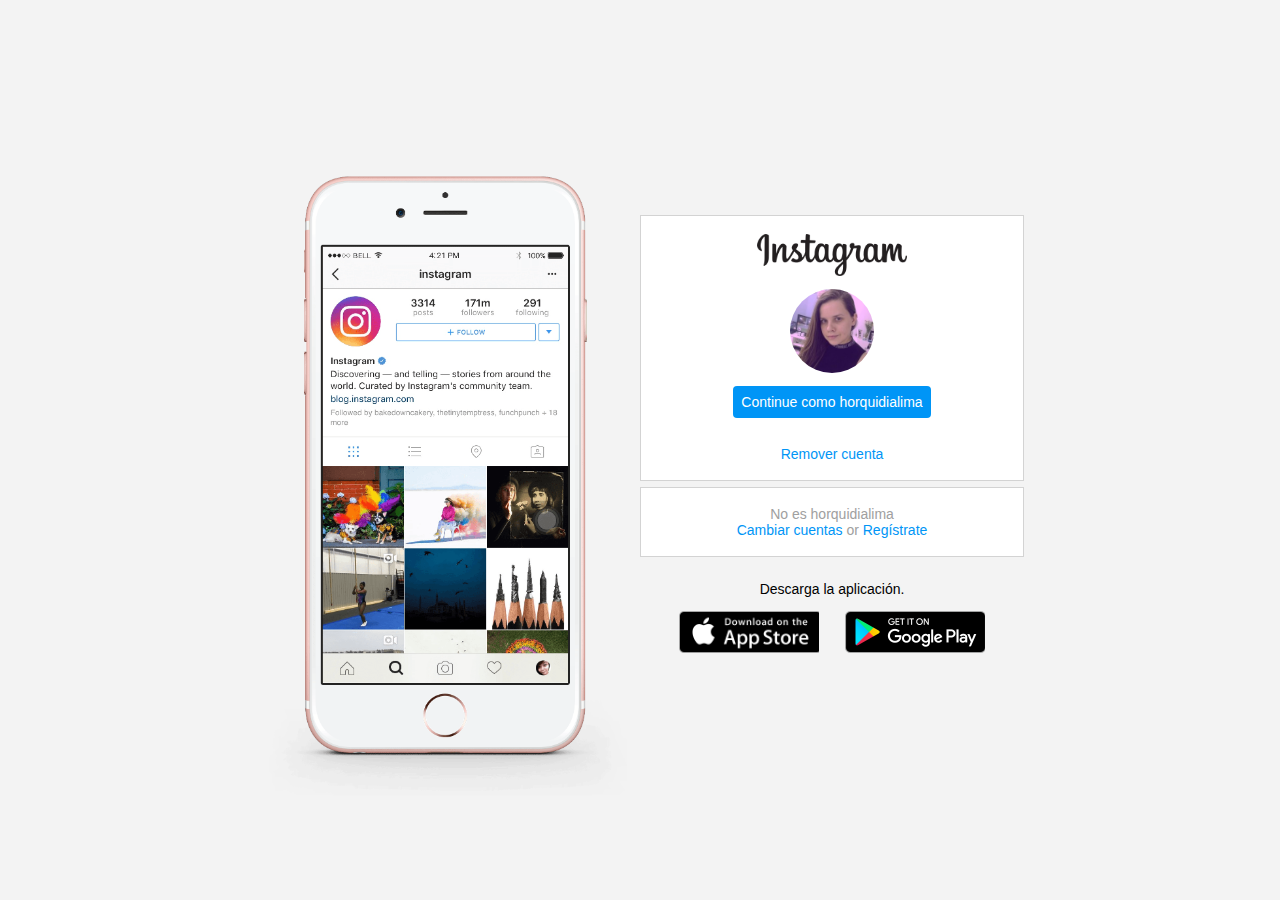
<file: Flexbox/index.html>
<!DOCTYPE html>
<html lang="en">
<head>
    <meta charset="UTF-8">
    <meta http-equiv="X-UA-Compatible" content="IE=edge">
    <meta name="viewport" content="width=device-width, initial-scale=1.0">
    <link rel="stylesheet" href="./style.css">
    <title>Inicial Page Instagram</title>
</head>
<body>
   <div class="instagram-wrapper">
        <div class="instagram-phone">
            <img src="./img/instagram-celular.png" alt="celular">
        </div>
        <div class="instagram-continue">
            <div class="group">
                <img class="instagram-logo" src="./img/instagram-logo.png" alt="instagram logo">
                <div class="profile-photo">
                    <img src="./img/perfil-instagram.jpg" alt="avatar perfil">
                </div>
                <a href="#" class="instagram-login">Continue como horquidialima</a>
                <a href="#" class="instagram-logout">Remover cuenta</a>
            </div>

            <div class="group">
                <p class="not-account">No es horquidialima</p>
                <p class="not-account">
                    <span class="link-blue">Cambiar cuentas</span>
                    or
                    <span class="link-blue">Regístrate</span>
                </p>
            </div>

            <div class="get-the-app">
                <p class="get-app">Descarga la aplicación.</p>
                <div class="download">
                    <a href="#" class="app-download"></a>
                    <a href="#" class="app-download"></a>
                </div>
            </div>
        </div>
   </div>

</body>
</html>
</file>
<file: Flexbox/style.css>
* {
    padding: 0;
    margin: 0;
    box-sizing: border-box;
    text-decoration: none;
    font-family: sans-serif;
    font-size: 14px;
}

body {
    width: 100%;
    min-height: 100vh;
    background-color: rgb(243,243,243);
    margin: 0;
    padding: 0;

    display: flex;
    justify-content: center;
}

.instagram-wrapper {
    display: flex;
    align-items: center;
    justify-content: start;
    width: 60%;
    height: 100vh;
}

.instagram-phone {
    display: flex;
    align-items: center;
    justify-content: center;
    width: 50%;
}

.instagram-phone img {
    height: 50rem;
}

.instagram-continue {
    display: flex;
    align-items: center;
    justify-content: space-around;
    flex-direction: column;
    width: 50%;
    min-height: 34rem;
}

.group {
    display: flex;
    justify-content: space-between;
    align-items: center;
    flex-direction: column;
    background-color: #ffffff;
    width: 100%;
    padding: 1.3rem 0;
    border: 1px solid lightgrey;
}

.group:nth-child(1) {
    min-height: 19rem;
}

.instagram-logo {
    height: 3rem;
}

.profile-photo {
    display: flex;
    justify-content: center;
    border-radius: 50%;
    overflow: hidden;
}

.profile-photo img {
    height: 6rem;
}

.instagram-login {
    background-color: #0095f6;
    color: #ffffff;
    padding: 8px;
    border-radius: 4px;
}

.instagram-logout {
    color: #0095f6;
    margin-top: 1rem;
}

.not-account {
    color: rgb(160, 160, 160);
}

.link-blue {
    color: #0095f6;
}

.get-the-app {
    display: flex;
    flex-direction: column;
    align-items: center;
    justify-content: center;
    width: 100%;
    padding: 1.3rem 0;
}

.download {
    display: flex;
    width: 100%;
    justify-content: space-evenly;
    align-items: center;
    padding: 1rem;
}

.app-download {
    height: 3rem;
    width: 10rem;
    background-size: cover;
}

.app-download:nth-child(1) {
    background-image: url("./img/apple-button.png");
}

.app-download:nth-child(2) {
    background-image: url("./img/googleplay-button.png");
}


/*RESPONSIVE*/

@media (max-width: 1024px) {
    .instagram-wrapper {
        width: 90%;
    }
}

@media (max-width: 650px) {
    body {
        background-color: #ffffff;
    }

    .instagram-wrapper {
        width: 90%;
    }

    .instagram-phone {
        display: none;
    }

    .instagram-continue {
        width: 100%;
    }

    .group {
        border: 1px solid transparent;
    }
}
</file>
